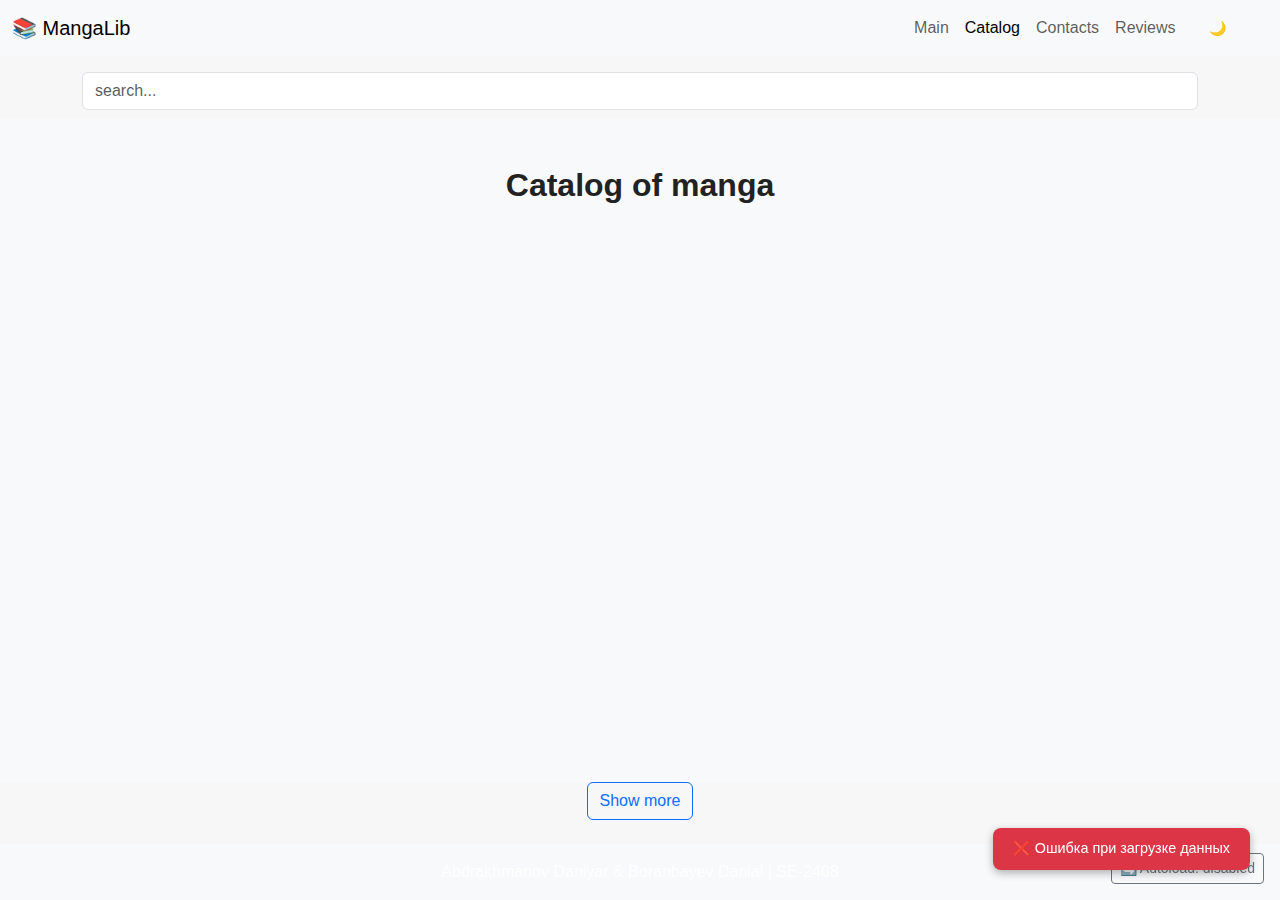
<file: catalog.html>
<!DOCTYPE html>
<html lang="ru">
  <head>
    <meta charset="UTF-8" />
    <title>MangaLib - Каталог</title>

    <!-- Bootstrap CSS -->
    <link
      href="https://cdn.jsdelivr.net/npm/bootstrap@5.3.3/dist/css/bootstrap.min.css"
      rel="stylesheet"
    />
    <script src="https://ajax.googleapis.com/ajax/libs/jquery/3.7.1/jquery.min.js"></script>
    <script defer src="js/jquery-setup.js"></script>
    <script defer src="js/jquery-search.js"></script>
    <link rel="stylesheet" href="style.css" />
  </head>

  <body class="d-flex flex-column min-vh-100">
    <!--  Navbar  -->
    <nav class="navbar navbar-expand-lg navbar-dark bg-dark">
      <div class="container-fluid">
        <a class="navbar-brand" href="#">📚 MangaLib</a>
        <button
          class="navbar-toggler"
          type="button"
          data-bs-toggle="collapse"
          data-bs-target="#navbarNav"
          aria-controls="navbarNav"
          aria-expanded="false"
          aria-label="Toggle navigation"
        >
          <span class="navbar-toggler-icon"></span>
        </button>

        <div class="collapse navbar-collapse" id="navbarNav">
          <ul class="navbar-nav ms-auto">
            <li class="nav-item">
              <a class="nav-link" href="index.html">Main</a>
            </li>
            <li class="nav-item">
              <a class="nav-link active" href="catalog.html">Catalog</a>
            </li>
            <li class="nav-item">
              <a class="nav-link" href="contact.html">Contacts</a>
            </li>
            <li class="nav-item">
              <a class="nav-link" href="reviews.html">Reviews</a>
            </li>
            <!-- <li class="nav-item">
              <a class="nav-link" href="faq.html">FAQ</a>
            </li> -->
          </ul>
        </div>

        <div class="d-flex align-items-center gap-2 ms-lg-3 mt-3 mt-lg-0">
          <!-- <label class="text-white-50 small mb-0" for="langSelect">Язык</label>
          <select id="langSelect" class="form-select form-select-sm w-auto">
            <option value="ru" selected>RU</option>
            <option value="en">EN</option>
            <option value="kz">KZ</option>
          </select> -->

          <!-- Dynamic Style Changes -->
          <button
            id="themeToggle"
            class="btn btn-outline-light btn-sm"
            type="button"
            aria-pressed="false"
          >
            🌙 Theme
          </button>
        </div>
      </div>
    </nav>

    <!--  Bootstrap Cards Section  -->
    <div class="container position-relative mt-3">
      <input
        id="searchInput"
        class="form-control mb-2"
        placeholder="search..."
      />
      <ul id="suggestions" class="list-group position-absolute w-100"></ul>
    </div>

    <main class="flex-grow-1 py-5 bg-light">
      <div class="container">
        <h2 class="text-center mb-4">Catalog of manga</h2>

        <div class="row row-cols-1 row-cols-md-2 row-cols-lg-3 g-4">
          <!-- <div class="col">
            <div class="card h-100 shadow-sm">
              <img
                src="https://simg.marwin.kz/media/catalog/product/cache/8d1771fdd19ec2393e47701ba45e606d/3/0/kisimoto_m_naruto_kniga_1.jpg"
                class="card-img-top"
                alt="Манга Наруто"
              />
              <div class="card-body">
                <h5 class="card-title">Naruto</h5>
                <p class="card-text">
                  История молодого ниндзя, мечтающего стать хокаге.
                </p>
              </div>
              <div class="card-footer text-center">
                <button class="btn btn-primary btn-sm">Читать</button>
              </div>
            </div>
          </div>

          <div class="col">
            <div class="card h-100 shadow-sm">
              <img
                src="https://comicvine.gamespot.com/a/uploads/scale_small/11158/111586527/9647758-1399421555-97840.jpg"
                class="card-img-top"
                alt="Манга One Piece"
              />
              <div class="card-body">
                <h5 class="card-title">One Piece</h5>
                <p class="card-text">
                  Путешествие пиратов за легендарным сокровищем.
                </p>
              </div>
              <div class="card-footer text-center">
                <button class="btn btn-primary btn-sm">Читать</button>
              </div>
            </div>
          </div>

          <div class="col">
            <div class="card h-100 shadow-sm">
              <img
                src="https://upload.wikimedia.org/wikipedia/en/7/72/Bleach_cover_01.jpg"
                class="card-img-top"
                alt="Манга Bleach"
              />
              <div class="card-body">
                <h5 class="card-title">Bleach</h5>
                <p class="card-text">
                  Парень получает силу синигами и борется с монстрами.
                </p>
              </div>
              <div class="card-footer text-center">
                <button class="btn btn-primary btn-sm">Читать</button>
              </div>
            </div>
          </div> -->
        </div>
      </div>
    </main>
    <div class="text-center mb-4">
      <button id="loadMore" class="btn btn-outline-primary">
        Show more
      </button>
    </div>
    <!--  Footer  -->
    <footer class="bg-dark text-white text-center py-3 mt-auto">
      Abdrakhmanov Daniyar &amp; Boranbayev Danial | SE-2408
    </footer>

    <!-- Bootstrap JS -->
    <script src="https://cdn.jsdelivr.net/npm/bootstrap@5.3.3/dist/js/bootstrap.bundle.min.js"></script>

    <script src="catalog.js"></script>
    <script src="index-features.js"></script>
    <script src="js/manga-api.js"></script>

  </body>
</html>
</file>
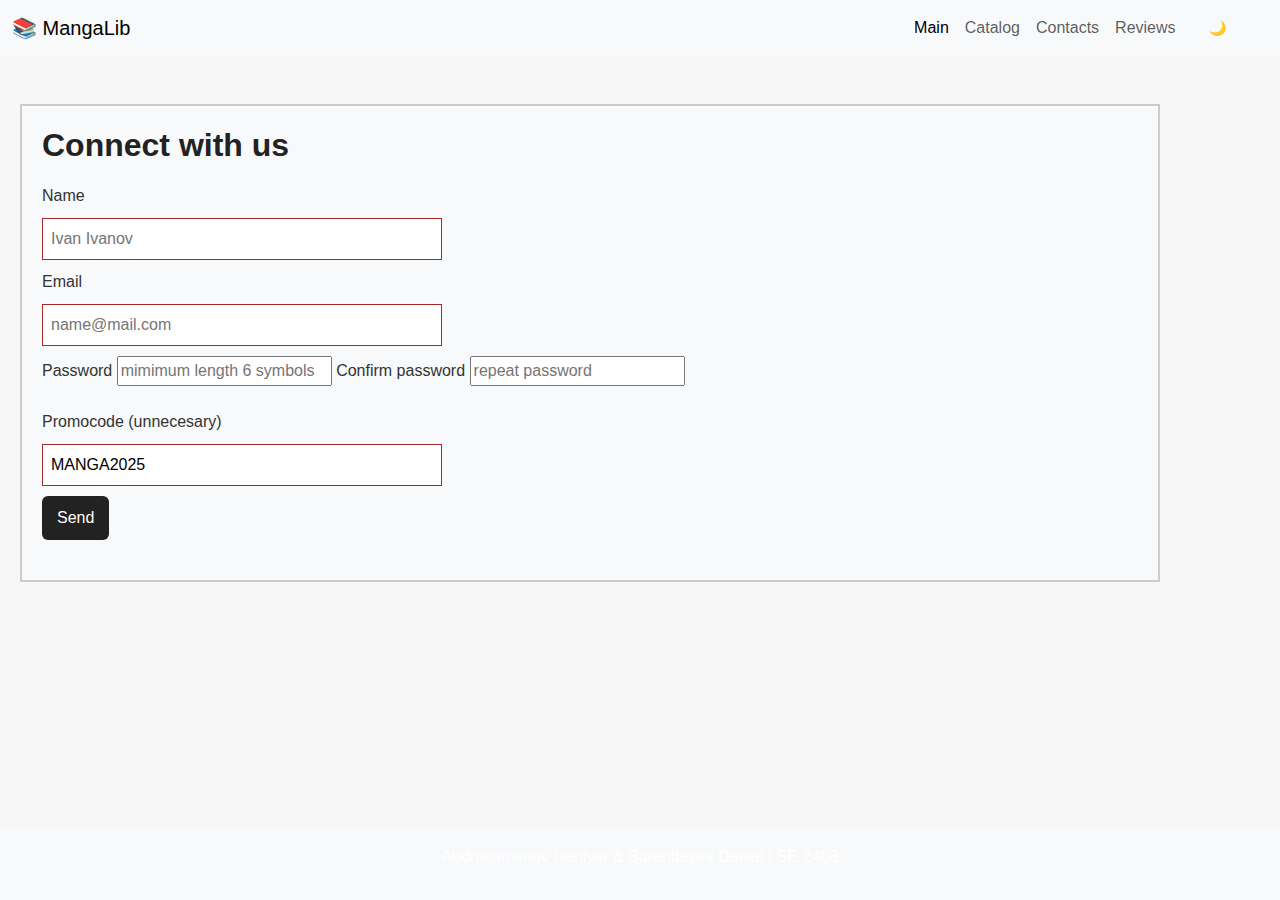
<file: contact.html>
<!DOCTYPE html>
<html lang="ru">
  <head>
    <meta charset="UTF-8" />
    <title>MangaLib - Контакты</title>
    <link
      href="https://cdn.jsdelivr.net/npm/bootstrap@5.3.3/dist/css/bootstrap.min.css"
      rel="stylesheet"
    />
    <script src="https://ajax.googleapis.com/ajax/libs/jquery/3.7.1/jquery.min.js"></script>
    <script defer src="js/jquery-setup.js"></script>
    <link rel="stylesheet" href="style.css" />
  </head>
  <body>
    <nav class="navbar navbar-expand-lg navbar-dark bg-dark">
      <div class="container-fluid">
        <a class="navbar-brand" href="#">📚 MangaLib</a>
        <button
          class="navbar-toggler"
          type="button"
          data-bs-toggle="collapse"
          data-bs-target="#navbarNav"
          aria-controls="navbarNav"
          aria-expanded="false"
          aria-label="Toggle navigation"
        >
          <span class="navbar-toggler-icon"></span>
        </button>

        <div class="collapse navbar-collapse" id="navbarNav">
          <ul class="navbar-nav ms-auto">
            <li class="nav-item">
              <a class="nav-link active" href="index.html">Main</a>
            </li>
            <li class="nav-item">
              <a class="nav-link" href="catalog.html">Catalog</a>
            </li>
            <li class="nav-item">
              <a class="nav-link" href="contact.html">Contacts</a>
            </li>
            <li class="nav-item">
              <a class="nav-link" href="reviews.html">Reviews</a>
            </li>
            <!-- <li class="nav-item">
              <a class="nav-link" href="faq.html">FAQ</a>
            </li> -->
          </ul>
        </div>

        <div class="d-flex align-items-center gap-2 ms-lg-3 mt-3 mt-lg-0">
          <!-- <label class="text-white-50 small mb-0" for="langSelect">Язык</label>
          <select id="langSelect" class="form-select form-select-sm w-auto">
            <option value="ru" selected>RU</option>
            <option value="en">EN</option>
            <option value="kz">KZ</option>
          </select> -->

          <!-- Dynamic Style Changes -->
          <button
            id="themeToggle"
            class="btn btn-outline-light btn-sm"
            type="button"
            aria-pressed="false"
          >
            🌙 Theme
          </button>
        </div>
      </div>
    </nav>

    <section class="contact-form container my-5">
      <h2>Connect with us</h2>
      <form id="contactForm" novalidate>
        <div class="form-error" style="display: none"></div>
        <div
          class="form-success"
          style="display: none; color: #137333; margin: 8px 0"
        ></div>

        <label>Name</label>
        <input type="text" id="name" placeholder="Ivan Ivanov" required />

        <label>Email</label>
        <input type="email" id="email" placeholder="name@mail.com" required />

        <label>Password</label>
        <input
          type="password"
          id="password"
          placeholder="mimimum length 6 symbols"
          required
        />

        <label>Confirm password</label>
        <input
          type="password"
          id="confirm"
          placeholder="repeat password"
          required
        />
        <br>
        <br>
        <label>Promocode (unnecesary)</label>
        <input
          type="text"
          id="promo"
          placeholder="enter..."
          value="MANGA2025"
        />

        <button type="submit">Send</button>
      </form>
    </section>

    <footer>
      <p>Abdrakhmanov Daniyar & Boranbayev Danial | SE-2408</p>
    </footer>
    <script src="https://cdn.jsdelivr.net/npm/bootstrap@5.3.3/dist/js/bootstrap.bundle.min.js"></script>

    <script src="script.js"></script>
    <script defer src="contact.js"></script>
    <script defer src="js/contact-jquery.js"></script>
    <script src="index-features.js"></script>
  </body>
</html>
</file>
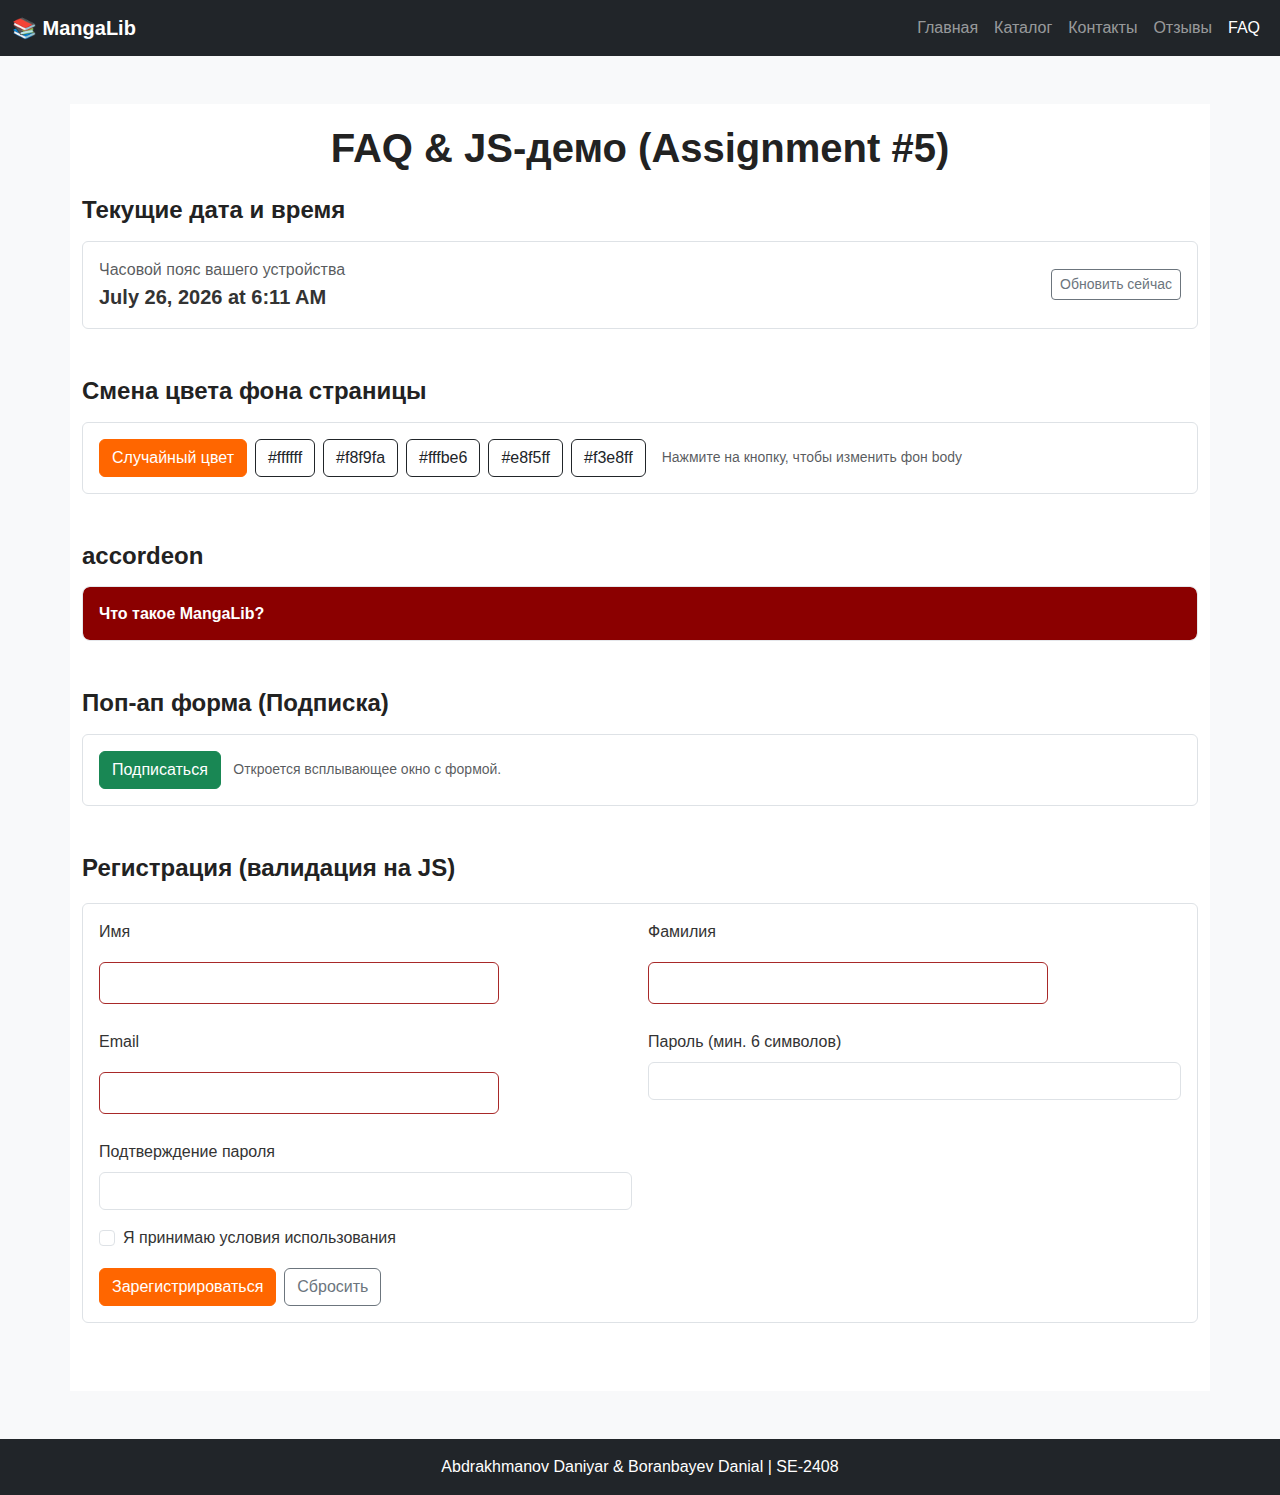
<file: faq.html>
<!DOCTYPE html>
<html lang="ru">
  <head>
    <meta charset="UTF-8" />
    <title>MangaLib - FAQ & JS Tasks</title>

    <link
      href="https://cdn.jsdelivr.net/npm/bootstrap@5.3.3/dist/css/bootstrap.min.css"
      rel="stylesheet"
    />
    <link rel="stylesheet" href="style.css" />

    <style>
      
    </style>
  </head>

  <body class="d-flex flex-column min-vh-100 bg-light">
    <!-- Navbar -->
    <nav class="navbar navbar-expand-lg navbar-dark bg-dark">
      <div class="container-fluid">
        <a class="navbar-brand fw-bold" href="#">📚 MangaLib</a>
        <button
          class="navbar-toggler"
          type="button"
          data-bs-toggle="collapse"
          data-bs-target="#navbarNav"
          aria-controls="navbarNav"
          aria-expanded="false"
          aria-label="Toggle navigation"
        >
          <span class="navbar-toggler-icon"></span>
        </button>

        <div class="collapse navbar-collapse" id="navbarNav">
          <ul class="navbar-nav ms-auto">
            <li class="nav-item">
              <a class="nav-link" href="index.html">Главная</a>
            </li>
            <li class="nav-item">
              <a class="nav-link" href="catalog.html">Каталог</a>
            </li>
            <li class="nav-item">
              <a class="nav-link" href="contact.html">Контакты</a>
            </li>
            <li class="nav-item">
              <a class="nav-link" href="reviews.html">Отзывы</a>
            </li>
            <li class="nav-item">
              <a class="nav-link active" href="faq.html">FAQ</a>
            </li>
          </ul>
        </div>
      </div>
    </nav>

    <main class="container my-5">
      <h1 class="fw-bold text-center mb-4">FAQ & JS-демо (Assignment #5)</h1>

      <!-- Task 5: Display Current Date and Time -->
      <section class="mb-5">
        <h2 class="h4 fw-bold mb-3">Текущие дата и время</h2>
        <div
          class="p-3 border rounded bg-white d-flex align-items-center justify-content-between"
        >
          <div>
            <div class="text-muted">Часовой пояс вашего устройства</div>
            <div id="clock" class="fs-5 fw-semibold">—</div>
          </div>
          <button id="btn-sync-time" class="btn btn-outline-secondary btn-sm">
            Обновить сейчас
          </button>
        </div>
      </section>

      <!-- Task 4: Change Background Color -->
      <section class="mb-5">
        <h2 class="h4 fw-bold mb-3">Смена цвета фона страницы</h2>
        <div
          class="p-3 border rounded bg-white d-flex flex-wrap gap-2 align-items-center"
        >
          <button id="btn-random-bg" class="btn btn-primary">
            Случайный цвет
          </button>
          <button class="btn btn-outline-dark color-pick" data-color="#ffffff">
            #ffffff
          </button>
          <button class="btn btn-outline-dark color-pick" data-color="#f8f9fa">
            #f8f9fa
          </button>
          <button class="btn btn-outline-dark color-pick" data-color="#fffbe6">
            #fffbe6
          </button>
          <button class="btn btn-outline-dark color-pick" data-color="#e8f5ff">
            #e8f5ff
          </button>
          <button class="btn btn-outline-dark color-pick" data-color="#f3e8ff">
            #f3e8ff
          </button>
          <small class="text-muted ms-2"
            >Нажмите на кнопку, чтобы изменить фон body</small
          >
        </div>
      </section>

      <!-- Task 2: Accordion -->
      <section class="mb-5">
        <h2 class="h4 fw-bold mb-3">accordeon</h2>
        <div id="faq-accordion" class="accordion-vjs d-grid gap-2">
          <div class="item">
            <button
              class="btn-toggle"
              type="button"
              style="background-color: darkred"
            >
              Что такое MangaLib?
            </button>
            <div class="content">
              <p class="mb-0">blablabla?</p>
              <p class="mb-0">lalalala.</p>

            </div>
            
          </div>
        </div>
      </section>

      <!-- Task 3: Popup Subscription / Contact -->
      <section class="mb-5">
        <h2 class="h4 fw-bold mb-3">Поп-ап форма (Подписка)</h2>
        <div class="p-3 border rounded bg-white">
          <button id="open-popup" class="btn btn-success">Подписаться</button>
          <small class="text-muted ms-2"
            >Откроется всплывающее окно с формой.</small
          >
        </div>

        <!-- Overlay & Popup -->
        <div
          id="overlay"
          class="overlay"
          aria-hidden="true"
          role="dialog"
          aria-modal="true"
        >
          <div class="popup">
            <button class="close-x" type="button" aria-label="Закрыть">
              &times;
            </button>
            <h3 class="mb-3">Подписка на обновления</h3>
            <form id="subscription-form" novalidate>
              <div class="mb-3">
                <label for="subEmail" class="form-label">Email</label>
                <input
                  type="email"
                  id="subEmail"
                  class="form-control"
                  required
                />
                <div class="error" data-for="subEmail"></div>
              </div>
              <div class="mb-3">
                <label for="subName" class="form-label"
                  >Имя (необязательно)</label
                >
                <input type="text" id="subName" class="form-control" />
              </div>
              <div class="d-flex gap-2">
                <button class="btn btn-primary" type="submit">Отправить</button>
                <button
                  class="btn btn-outline-secondary"
                  type="button"
                  id="close-popup"
                >
                  Закрыть
                </button>
              </div>
            </form>
          </div>
        </div>
      </section>

      <!-- Task 1: Form Validation (основная форма) -->
      <section class="mb-5">
        <h2 class="h4 fw-bold mb-3">Регистрация (валидация на JS)</h2>
        <form id="register-form" class="p-3 border rounded bg-white" novalidate>
          <div class="row g-3">
            <div class="col-md-6">
              <label class="form-label" for="firstName">Имя</label>
              <input type="text" id="firstName" class="form-control" required />
              <div class="error" data-for="firstName"></div>
            </div>
            <div class="col-md-6">
              <label class="form-label" for="lastName">Фамилия</label>
              <input type="text" id="lastName" class="form-control" required />
              <div class="error" data-for="lastName"></div>
            </div>
            <div class="col-md-6">
              <label class="form-label" for="email">Email</label>
              <input type="email" id="email" class="form-control" required />
              <div class="error" data-for="email"></div>
            </div>
            <div class="col-md-6">
              <label class="form-label" for="password"
                >Пароль (мин. 6 символов)</label
              >
              <input
                type="password"
                id="password"
                class="form-control"
                minlength="6"
                required
              />
              <div class="error" data-for="password"></div>
            </div>
            <div class="col-md-6">
              <label class="form-label" for="confirm"
                >Подтверждение пароля</label
              >
              <input
                type="password"
                id="confirm"
                class="form-control"
                required
              />
              <div class="error" data-for="confirm"></div>
            </div>
            <div class="col-12">
              <div class="form-check">
                <input
                  class="form-check-input"
                  type="checkbox"
                  id="terms"
                  required
                />
                <label class="form-check-label" for="terms">
                  Я принимаю условия использования
                </label>
              </div>
              <div class="error" data-for="terms"></div>
            </div>
          </div>
          <div class="mt-3 d-flex gap-2">
            <button class="btn btn-primary" type="submit">
              Зарегистрироваться
            </button>
            <button class="btn btn-outline-secondary" type="reset">
              Сбросить
            </button>
          </div>
        </form>
      </section>
    </main>

    <!-- Footer -->
    <footer class="bg-dark text-white text-center py-3 mt-auto">
      Abdrakhmanov Daniyar &amp; Boranbayev Danial | SE-2408
    </footer>

    <script src="https://cdn.jsdelivr.net/npm/bootstrap@5.3.3/dist/js/bootstrap.bundle.min.js"></script>
    <script src="script.js"></script>
  </body>
</html>
</file>
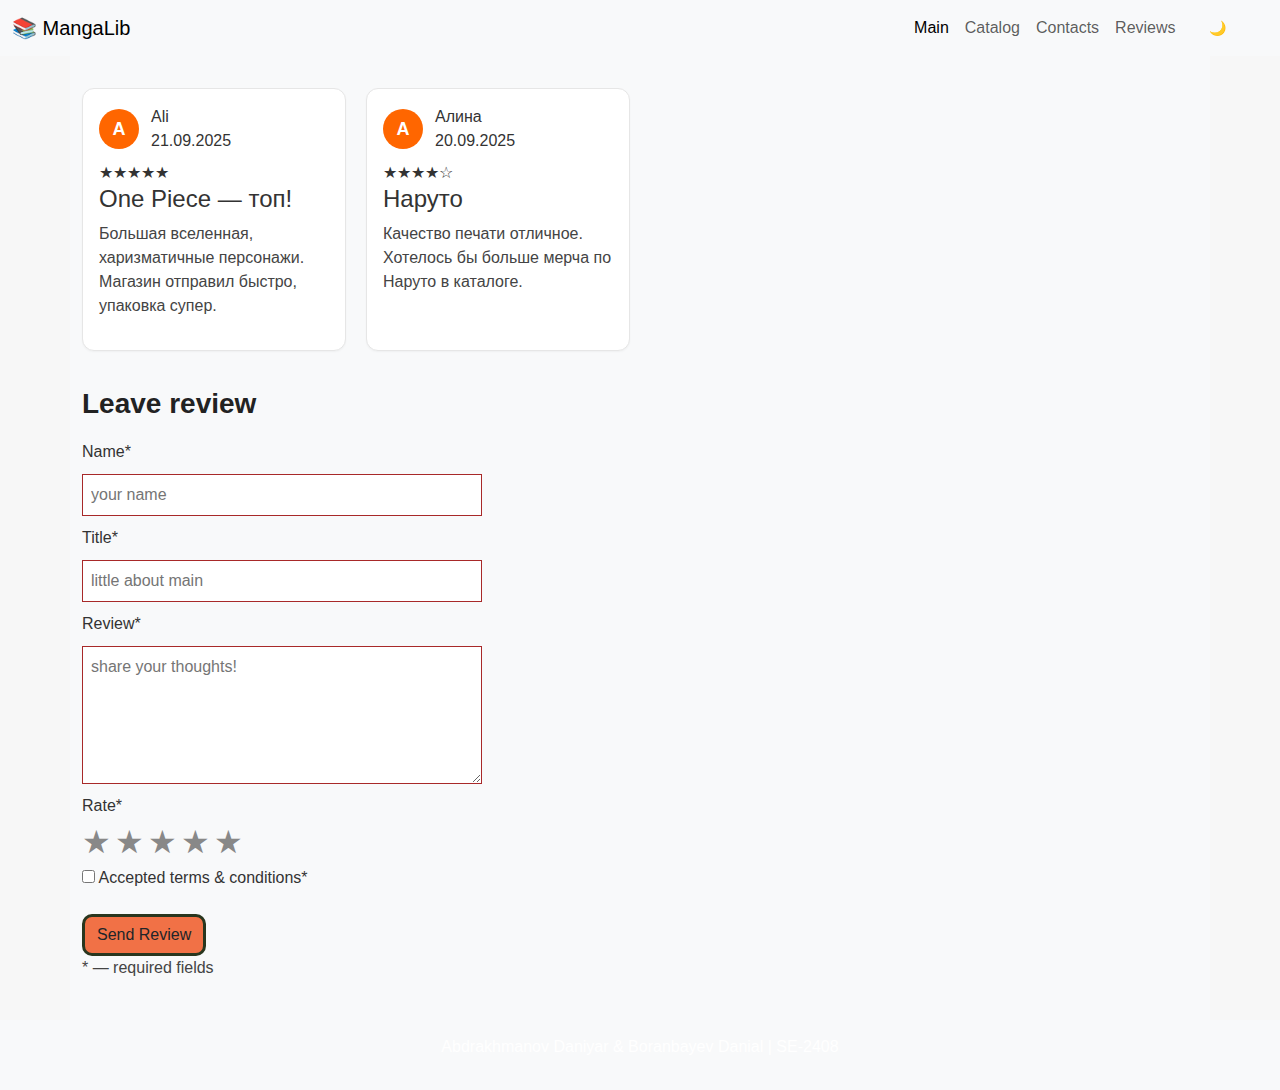
<file: reviews.html>
<!DOCTYPE html>
<html lang="ru">
  <head>
    <meta charset="UTF-8" />
    <title>MangaLib - Reviews</title>
    <link
      href="https://cdn.jsdelivr.net/npm/bootstrap@5.3.3/dist/css/bootstrap.min.css"
      rel="stylesheet"
    />
    <script src="https://ajax.googleapis.com/ajax/libs/jquery/3.7.1/jquery.min.js"></script>
    <script defer src="js/jquery-setup.js"></script>
    <style>
      .stars-input {
        display: flex;
        flex-direction: row-reverse;
        justify-content: flex-start;
      }

      .stars-input input {
        display: none;
      }

      .stars-input label {
        font-size: 2rem;
        color: #ccc;
        cursor: pointer;
        transition: color 0.2s;
      }

      /* При наведении */
      .stars-input label:hover,
      .stars-input label:hover ~ label {
        color: gold;
      }

      /* При выборе */
      .stars-input input:checked ~ label {
        color: gold;
      }
    </style>
    <link rel="stylesheet" href="style.css" />
  </head>
  <body>
    <nav class="navbar navbar-expand-lg navbar-dark bg-dark">
      <div class="container-fluid">
        <a class="navbar-brand" href="#">📚 MangaLib</a>
        <button
          class="navbar-toggler"
          type="button"
          data-bs-toggle="collapse"
          data-bs-target="#navbarNav"
          aria-controls="navbarNav"
          aria-expanded="false"
          aria-label="Toggle navigation"
        >
          <span class="navbar-toggler-icon"></span>
        </button>

        <div class="collapse navbar-collapse" id="navbarNav">
          <ul class="navbar-nav ms-auto">
            <li class="nav-item">
              <a class="nav-link active" href="index.html">Main</a>
            </li>
            <li class="nav-item">
              <a class="nav-link" href="catalog.html">Catalog</a>
            </li>
            <li class="nav-item">
              <a class="nav-link" href="contact.html">Contacts</a>
            </li>
            <li class="nav-item">
              <a class="nav-link" href="reviews.html">Reviews</a>
            </li>
            <!-- <li class="nav-item">
              <a class="nav-link" href="faq.html">FAQ</a>
            </li> -->
          </ul>
        </div>

        <div class="d-flex align-items-center gap-2 ms-lg-3 mt-3 mt-lg-0">
          <!-- <label class="text-white-50 small mb-0" for="langSelect">Язык</label> -->
          <!-- <select id="langSelect" class="form-select form-select-sm w-auto">
            <option value="ru" selected>RU</option>
            <option value="en">EN</option>
            <option value="kz">KZ</option>
          </select> -->

          <!-- Dynamic Style Changes -->
          <button
            id="themeToggle"
            class="btn btn-outline-light btn-sm"
            type="button"
            aria-pressed="false"
          >
            🌙 Тема
          </button>
        </div>
      </div>
    </nav>


    <main class="container">
      <section aria-labelledby="reviews-heading">
        <h3 id="reviews-heading" class="visually-hidden">Reviews list</h3>
        <div id="reviews" class="reviews-grid">
          <article class="review-card" aria-label="Отзыв пользователя Али">
            <div class="review-card__head">
              <div class="review-card__avatar" aria-hidden="true">A</div>
              <div>
                <div class="review-card__name">Ali</div>
                <time class="review-card__date" datetime="2025-09-21"
                  >21.09.2025</time
                >
              </div>
            </div>
            <div
              class="review-card__stars"
              aria-label="Оценка 5 из 5"
              role="img"
            >
              ★★★★★
            </div>
            <h4 class="review-card__title">One Piece — топ!</h4>
            <p class="review-card__text">
              Большая вселенная, харизматичные персонажи. Магазин отправил
              быстро, упаковка супер.
            </p>
          </article>

          <article class="review-card" aria-label="Отзыв пользователя Алина">
            <div class="review-card__head">
              <div class="review-card__avatar" aria-hidden="true">А</div>
              <div>
                <div class="review-card__name">Алина</div>
                <time class="review-card__date" datetime="2025-09-20"
                  >20.09.2025</time
                >
              </div>
            </div>
            <div
              class="review-card__stars"
              aria-label="Оценка 4 из 5"
              role="img"
            >
              ★★★★☆
            </div>
            <h4 class="review-card__title">Наруто</h4>
            <p class="review-card__text">
              Качество печати отличное. Хотелось бы больше мерча по Наруто в
              каталоге.
            </p>
          </article>
        </div>
      </section>

      <section class="review-form__wrap" aria-labelledby="form-heading">
        <h3 id="form-heading">Leave review</h3>
        <form id="reviewForm" class="review-form" novalidate>
          <div class="form-row">
            <label for="name">Name*</label>
            <input
              id="name"
              name="name"
              type="text"
              required
              maxlength="40"
              placeholder="your name"
            />
            <div class="field-hint" data-for="name"></div>
          </div>

          <div class="form-row">
            <label for="title">Title*</label>
            <input
              id="title"
              name="title"
              type="text"
              required
              maxlength="80"
              placeholder="little about main"
            />
            <div class="field-hint" data-for="title"></div>
          </div>

          <div class="form-row">
            <label for="text">Review*</label>
            <textarea
              id="text"
              name="text"
              required
              rows="5"
              maxlength="800"
              placeholder="share your thoughts!"
            ></textarea>
            <div class="field-hint" data-for="text"></div>
          </div>

          <div class="form-row">
            <span class="label">Rate*</span>
            <div
              class="stars-input"
              role="radiogroup"
              aria-label="choose rate"
            >
              <input type="radio" id="rate5" name="rating" value="5" required />
              <label for="rate5" title="5">★</label>
              <input type="radio" id="rate4" name="rating" value="4" />
              <label for="rate4" title="4">★</label>
              <input type="radio" id="rate3" name="rating" value="3" />
              <label for="rate3" title="3">★</label>
              <input type="radio" id="rate2" name="rating" value="2" />
              <label for="rate2" title="2">★</label>
              <input type="radio" id="rate1" name="rating" value="1" />
              <label for="rate1" title="1">★</label>
            </div>
            <div class="field-hint" data-for="rating"></div>
          </div>

          <div class="form-row checkbox-row">
            <label>
              <input type="checkbox" id="consent" required />
              Accepted terms & conditions*
            </label>
            <div class="field-hint" data-for="consent"></div>
            <br>
          </div>

          <button class="btn" type="submit" style="border-radius: 10px; border:rgb(41, 54, 30) solid; background-color: rgb(241, 113, 70);">Send Review</button>
          <br>
          <p class="form-note">* — required fields</p>
        </form>
      </section>
    </main>

    <footer>
      <p>Abdrakhmanov Daniyar & Boranbayev Danial | SE-2408</p>
    </footer>

    <script src="https://cdn.jsdelivr.net/npm/bootstrap@5.3.3/dist/js/bootstrap.bundle.min.js"></script>
    <script src="index-features.js"></script>
    <script>
      $(function () {
        // Подсветка звёзд при наведении и клике
        $(".stars-input label").on("mouseenter", function () {
          const index = $(this).index() / 2; // из-за label+input
          $(".stars-input label").removeClass("hovered");
          $(this).addClass("hovered");
          $(this).nextAll("label").addClass("hovered");
        });

        $(".stars-input").on("mouseleave", function () {
          $(".stars-input label").removeClass("hovered");
        });

        // При клике фиксируем звёзды
        $(".stars-input input").on("change", function () {
          const val = $(this).val();
          $(".stars-input label").removeClass("selected");
          $(`#rate${val}`).nextAll("label").addBack().addClass("selected");
        });

        // === Обработка формы ===
        const reviewForm = $("#reviewForm");
        const reviewsList = $("#reviews");

        // Загрузка сохранённых отзывов
        const savedReviews = JSON.parse(
          localStorage.getItem("reviews") || "[]"
        );
        savedReviews.forEach(renderReview);

        reviewForm.on("submit", function (e) {
          e.preventDefault();

          const name = $("#name").val().trim();
          const title = $("#title").val().trim();
          const text = $("#text").val().trim();
          const rating = $("input[name='rating']:checked").val();
          const consent = $("#consent").is(":checked");

          if (!name || !title || !text || !rating || !consent) {
            alert("Пожалуйста, заполните все обязательные поля!");
            return;
          }

          const review = {
            name,
            title,
            text,
            rating: parseInt(rating),
            date: new Date().toISOString().split("T")[0],
          };

          renderReview(review);
          savedReviews.push(review);
          localStorage.setItem("reviews", JSON.stringify(savedReviews));

          this.reset();
          $(".stars-input label").removeClass("selected");
        });

        function renderReview({ name, title, text, rating, date }) {
          const stars = "★★★★★".slice(0, rating) + "☆☆☆☆☆".slice(0, 5 - rating);
          const shortDate = date.split("-").reverse().join(".");

          const reviewHtml = `
      <article class="review-card">
        <div class="review-card__head">
          <div class="review-card__avatar">${name.charAt(0)}</div>
          <div>
            <div class="review-card__name">${name}</div>
            <time class="review-card__date" datetime="${date}">${shortDate}</time>
          </div>
        </div>
        <div class="review-card__stars">${stars}</div>
        <h4 class="review-card__title">${title}</h4>
        <p class="review-card__text">${text}</p>
      </article>
    `;
          reviewsList.prepend(reviewHtml);
        }
      });
    </script>
  </body>
</html>
</file>
<file: style.css>
.accordion-vjs .item {
  border: 1px solid #e5e7eb;
  border-radius: 0.5rem;
  background: #fff;
  overflow: hidden;
}
.accordion-vjs .btn-toggle {
  width: 100%;
  text-align: left;
  padding: 0.9rem 1rem;
  background: #f8f9fa;
  border: 0;
  font-weight: 600;
  cursor: pointer;
}
.accordion-vjs .content {
  max-height: 0;
  overflow: hidden;
  transition: max-height 300ms ease, padding 300ms ease, opacity 250ms ease;
  padding: 0 1rem;
  opacity: 0;
  background: #fff;
}
.accordion-vjs .item.open .content {
  padding: 0.75rem 1rem 1rem;
  opacity: 1;
}

.overlay {
  position: fixed;
  inset: 0;
  background: rgba(0, 0, 0, 0.6);
  display: none;
  align-items: center;
  justify-content: center;
  z-index: 1050;
}
.overlay.show {
  display: flex;
}
.popup {
  width: min(520px, 92vw);
  background: #fff;
  border-radius: 0.75rem;
  box-shadow: 0 20px 40px rgba(0, 0, 0, 0.25);
  padding: 1.25rem;
  position: relative;
}
.popup .close-x {
  position: absolute;
  right: 10px;
  top: 10px;
  border: 0;
  background: transparent;
  font-size: 1.5rem;
  line-height: 1;
  cursor: pointer;
}

.error {
  color: #dc3545;
  font-size: 0.9rem;
}

#clock {
  font-variant-numeric: tabular-nums;
}
.accordion-vjs .item.open .content {
  max-height: 500px;
  padding: 0.75rem 1rem 1rem;
  opacity: 1;
}
body {
  width: 100%;
  min-height: 100vh;
  font-family: Arial, sans-serif;
  margin: 0;
  background-color: #f7f7f7;
  color: #333;
  display: flex;
  flex-direction: column;
}
main {
  flex: 1;
}
h1,
h2 {
  color: #222;
  margin-top: 0;
}
.header-section {
  color: rgb(163, 146, 114);
  text-align: center;
  margin-top: 10px;
}
a {
  text-decoration: none;
}

/* Flexbox Header */
header {
  grid-area: header;
  display: flex;
  justify-content: space-between;
  align-items: center;
  background-color: #111;
  background-image: url("images/banner.jpg");
  background-size: cover;
  background-position: center;
  color: #fff;
  padding: 15px 25px;
}

.logo {
  font-size: 1.4em;
  font-weight: bold;
}

.main-nav {
  display: flex;
  gap: 20px;
}

.main-nav a {
  color: white;
  padding: 6px 10px;
  border-radius: 6px;
  transition: 0.3s;
}

.main-nav a:hover {
  background: #ff6600;
}

/* Intro (главная страница) */
.intro {
  border: 2px solid #ccc;
  margin: 20px;
  padding: 20px;
  background-color: #fff;
  text-align: center;
}

.highlighted-text {
  font-weight: bold;
  color: #cc0000;
}

.rounded-img {
  width: 200px;
  height: 200px;
  border-radius: 50%;
  margin-top: 15px;
}
.features h2 {
  text-align: center;
  margin-top: 40px;
}

/* Flexbox Cards (Каталог) */
.catalog {
  display: flex;
  flex-wrap: wrap;
  justify-content: center;
  gap: 20px;
  margin: 20px;
}

.manga-card {
  width: 250px;
  display: flex;
  flex-direction: column;
  justify-content: space-between;
  border: 1px solid #ddd;
  border-radius: 10px;
  background: #fafafa;
  padding: 10px;
  transition: transform 0.3s, box-shadow 0.3s;
}

.manga-card:hover {
  transform: translateY(-5px);
  box-shadow: 0 6px 12px rgba(0, 0, 0, 0.15);
}

.manga-card img {
  width: 100%;
  height: 250px;
  object-fit: cover;
  border-radius: 8px;
}

.manga-card h3 {
  margin: 10px 0 5px;
  font-size: 18px;
  text-align: center;
}

.manga-card p {
  font-size: 14px;
  color: #555;
  text-align: center;
}

/* Grid Layout (структура страницы) */
.page-layout {
  display: grid;
  grid-template-areas:
    "header header"
    "sidebar main";
  grid-template-columns: 220px 1fr;
  grid-template-rows: auto 1fr auto;
  min-height: 100vh;
}

aside {
  grid-area: sidebar;
  background: #f0f0f0;
  padding: 15px;
}

main {
  grid-area: main;
  padding: 20px;
  background: #fff;
}

footer {
  margin-top: auto;
  background-color: #111;
  color: white;
  text-align: center;
  padding: 15px;
}

.gallery {
  display: grid;
  grid-template-columns: repeat(auto-fill, minmax(200px, 1fr));
  gap: 15px;
  margin: 20px;
}

.gallery-item {
  position: relative;
  overflow: hidden;
  border-radius: 8px;
}

.gallery-item img {
  width: 100%;
  height: 200px;
  object-fit: cover;
  display: block;
  transition: transform 0.3s;
}

.gallery-item:hover img {
  transform: scale(1.05);
}

.gallery-item span {
  position: absolute;
  bottom: 0;
  left: 0;
  right: 0;
  background: rgba(0, 0, 0, 0.6);
  color: #fff;
  text-align: center;
  padding: 8px;
  opacity: 0;
  transition: opacity 0.3s;
}

.gallery-item:hover span {
  opacity: 1;
}

.contact-form {
  border: 2px solid #ccc;
  margin: 20px;
  padding: 20px;
  background-color: #fff;
}

form {
  margin: 20px 0;
}

input[type="text"],
input[type="email"],
textarea {
  display: block;
  margin: 10px 0;
  padding: 8px;
  width: 100%;
  max-width: 400px;
  border: 1px solid #a82929;
}

button {
  background-color: #222;
  color: #fff;
  padding: 10px 15px;
  border: none;
  cursor: pointer;
  transition: background-color 0.3s;
  border-radius: 6px;
}

button:hover {
  background-color: #ff6600;
}

.reviews-grid {
  display: grid;
  grid-template-columns: repeat(auto-fill, minmax(260px, 1fr));
  gap: 20px;
  margin: 12px 0 36px;
}

.review-card {
  background: #fff;
  border: 1px solid #e6e6e6;
  border-radius: 12px;
  padding: 16px;
  box-shadow: 0 1px 2px rgba(0, 0, 0, 0.04);
}

.review-card__head {
  display: flex;
  align-items: center;
  gap: 12px;
  margin-bottom: 8px;
}

.review-card__avatar {
  background: #ff6600;
  color: #fff;
  font-weight: bold;
  font-size: 18px;
  width: 40px;
  height: 40px;
  border-radius: 50%;
  display: flex;
  align-items: center;
  justify-content: center;
}
/* === СТИЛИ ЗВЁЗД === */
.stars-input {
  display: flex;
  flex-direction: row-reverse;
  justify-content: flex-end;
  gap: 4px;
}

.stars-input input {
  display: none;
}

.stars-input label {
  font-size: 2rem;
  cursor: pointer;
  transition: color 0.2s;
  color: #888; /* базовый цвет для всех тем */
}

/* Подсветка при наведении */
.stars-input label:hover,
.stars-input label:hover ~ label {
  color: #ffcc00 !important;
}

/* Когда выбрано (checked) */
.stars-input input:checked ~ label {
  color: #ffcc00 !important;
}

/* Если тёмная тема добавляет фильтры или переопределения */
body.dark-mode .stars-input label {
  color: #777 !important;
}

body.dark-mode .stars-input input:checked ~ label,
body.dark-mode .stars-input label:hover,
body.dark-mode .stars-input label:hover ~ label {
  color: #ffcc00 !important;
}


@media (max-width: 768px) {
  .page-layout {
    grid-template-areas:
      "header"
      "main"
      "sidebar";
    grid-template-columns: 1fr;
  }

  .main-nav {
    flex-direction: column;
    gap: 10px;
  }
}

/* === BOOTSTRAP-INTEGRATION STYLES (для index.html и catalog.html) === */

/*  Карусель  */
.carousel {
  max-height: 480px;
  max-width: 500px;
  overflow: hidden;
  align-self: center;
  border-bottom: 3px solid #ff6600;
}

.carousel-inner {
  height: 480px;
}
.carousel-item,
.carousel-item img {
  height: 100%;
}
.carousel-item img {
  width: 100%;
  object-fit: cover;
}

@media (max-width: 768px) {
  .carousel img {
    height: 300px;
  }
}

/*  Bootstrap контейнеры и заголовки  */
.container h2,
.container h3 {
  color: #222;
  font-weight: 600;
}

.container p {
  color: #444;
}

/*  Bootstrap Cards  */
.card {
  border: 1px solid #ddd;
  border-radius: 10px;
  transition: transform 0.3s, box-shadow 0.3s;
}

.card:hover {
  transform: translateY(-5px);
  box-shadow: 0 4px 10px rgba(0, 0, 0, 0.15);
}

.card-title {
  color: #222;
}

.card-footer {
  background-color: #fff;
}

/*  Кнопки Bootstrap  */
.btn-primary {
  background-color: #ff6600;
  border-color: #ff6600;
}

.btn-primary:hover {
  background-color: #cc5200;
  border-color: #cc5200;
}

/*  Галерея Bootstrap (index)  */
.gallery img,
.gallery .img-fluid {
  transition: transform 0.3s ease, box-shadow 0.3s ease;
  border-radius: 8px;
}

.gallery img:hover,
.gallery .img-fluid:hover {
  transform: scale(1.05);
  box-shadow: 0 4px 10px rgba(0, 0, 0, 0.2);
}

/*  Footer  */
footer {
  background-color: #111;
  color: #fff;
  text-align: center;
  padding: 15px;
  margin-top: auto;
}

/*  Адаптивная типографика для Bootstrap страниц  */
h2 {
  font-size: 2rem;
}

p {
  font-size: 1rem;
}

/* Тёмная тема */
.theme-dark {
  --bs-body-bg: #0f1115;
  --bs-body-color: #e9eaee;
  background-color: var(--bs-body-bg) !important;
  color: var(--bs-body-color) !important;
}
.theme-dark .navbar.bg-dark {
  background-color: #0b0d12 !important;
}
.theme-dark .card {
  background-color: #171a21;
  color: #e9eaee;
}

/* Анимации появления */
.animate-in {
  opacity: 0;
  transform: translateY(12px);
}
.animate-in.show {
  opacity: 1;
  transform: none;
  transition: 400ms ease;
}

.card {
  transition: transform 0.25s ease, box-shadow 0.25s ease;
}
.card:hover {
  box-shadow: 0 0.5rem 1rem rgba(0, 0, 0, 0.15);
}

/* плавное появление новых карточек */
.animate-in {
  opacity: 0;
  transform: translateY(12px);
}
.animate-in.appear {
  opacity: 1;
  transform: none;
  transition: opacity 0.4s ease, transform 0.4s ease;
}
.toast-msg {
  position: fixed;
  bottom: 20px;
  right: 20px;
  background: #198754;
  color: #fff;
  padding: 10px 20px;
  border-radius: 8px;
  display: none;
}
.stats-section {
  background: linear-gradient(180deg, #fff, #f8f9fa);
}
.count-num {
  color: #0d6efd;
  font-size: 2.5rem;
  font-weight: bold;
}
.toast-msg {
  position: fixed;
  bottom: 30px;
  right: 30px;
  background: #198754;
  color: white;
  padding: 10px 20px;
  border-radius: 8px;
  box-shadow: 0 3px 8px rgba(0, 0, 0, 0.3);
  display: none;
  z-index: 9999;
}
.toast-msg.error {
  background: #dc3545;
}

/* Добавьте эти стили в ваш style.css */

/* Темная тема */
body.theme-dark {
  background-color: #1a1a1a !important;
  color: #e0e0e0 !important;
}

body.theme-dark main,
body.theme-dark section {
  background-color: #1a1a1a !important;
  color: #e0e0e0 !important;
}

body.theme-dark .bg-light {
  background-color: #2b2b2b !important;
}

body.theme-dark .card {
  background-color: #2b2b2b !important;
  color: #e0e0e0 !important;
  border-color: #444 !important;
}

body.theme-dark .card-body,
body.theme-dark .card-footer {
  background-color: #2b2b2b !important;
  color: #e0e0e0 !important;
}

body.theme-dark .form-control,
body.theme-dark .form-select,
body.theme-dark input,
body.theme-dark textarea,
body.theme-dark select {
  background-color: #2b2b2b !important;
  color: #e0e0e0 !important;
  border-color: #444 !important;
}

body.theme-dark .form-control::placeholder,
body.theme-dark input::placeholder,
body.theme-dark textarea::placeholder {
  color: #888 !important;
}

body.theme-dark .form-control:focus,
body.theme-dark .form-select:focus,
body.theme-dark input:focus,
body.theme-dark textarea:focus {
  background-color: #333 !important;
  color: #e0e0e0 !important;
  border-color: #666 !important;
}

body.theme-dark h1,
body.theme-dark h2,
body.theme-dark h3,
body.theme-dark h4,
body.theme-dark h5,
body.theme-dark h6 {
  color: #e0e0e0 !important;
}

body.theme-dark p,
body.theme-dark label,
body.theme-dark .text-muted {
  color: #b0b0b0 !important;
}

body.theme-dark .contact-form,
body.theme-dark .review-form__wrap {
  background-color: #2b2b2b !important;
  padding: 2rem;
  border-radius: 8px;
}

body.theme-dark .review-card {
  background-color: #2b2b2b !important;
  color: #e0e0e0 !important;
  border-color: #444 !important;
}

body.theme-dark .popup {
  background-color: #2b2b2b !important;
  color: #e0e0e0 !important;
}

body.theme-dark .accordion-vjs .content {
  background-color: #2b2b2b !important;
  color: #e0e0e0 !important;
}

body.theme-dark .btn-primary {
  background-color: #0d6efd !important;
  border-color: #0d6efd !important;
}

body.theme-dark .btn-outline-primary {
  color: #6ea8fe !important;
  border-color: #6ea8fe !important;
}

body.theme-dark .btn-outline-primary:hover {
  background-color: #6ea8fe !important;
  color: #000 !important;
}

body.theme-dark .border {
  border-color: #444 !important;
}

body.theme-dark .stats-section {
  background-color: #2b2b2b !important;
  color: #e0e0e0 !important;
}

/* Плавный переход между темами */
body,
main,
section,
.card,
.form-control,
input,
textarea,
select,
.btn {
  transition: background-color 0.3s ease, color 0.3s ease,
    border-color 0.3s ease;
}

#scrollBar {
  position: fixed;
  top: 0;
  left: 0;
  height: 5px;
  background: linear-gradient(90deg, #0d6efd, #6610f2);
  width: 0%;
  z-index: 9999;
}

.form-error {
  color: #030303;
  background-color: #ed9ea9;
  padding: 10px;
  border-radius: 4px;
  margin-bottom: 15px;
  border-left: 4px solid #d32f2f;
}

input.error {
  border-color: #d32f2f !important;
  background-color: #fff5f5;
}

.form-success {
  color: #21b653;
  background-color: #98d7aa;
  padding: 10px;
  border-radius: 4px;
  margin-bottom: 15px;
  border-left: 4px solid #137333;
}

mark {
  background-color: #ffeb3b;
  color: #000;
  padding: 2px 4px;
  border-radius: 3px;
  font-weight: 600;
  animation: highlight-fade 0.3s ease-in-out;
}
/* Элементы списка */
#suggestions li {
  padding: 14px 20px;
  cursor: pointer;
  border: none;
  border-bottom: 1px solid #f0f0f0;
  transition: all 0.2s ease;
  display: flex;
  align-items: center;
  gap: 12px;
}






/* Адаптив */
@media (max-width: 768px) {
  #searchInput {
    font-size: 14px;
    padding: 12px 16px;
  }
  
  #suggestions li {
    padding: 12px 16px;
    font-size: 14px;
  }
  
  #suggestions li::before {
    font-size: 18px;
  }
}

@keyframes highlight-fade {
  from {
    background-color: #ffd700;
  }
  to {
    background-color: #ffeb3b;
  }
}

/* Для темной темы */
.dark-mode mark {
  background-color: #ff6f00;
  color: #fff;
}

/* Make stats-section follow the theme: when the body has .theme-dark,
   override the light gradient so the section appears dark instead of white.
   This ensures sections that were hard-coded with bg-white or have a
   specific .stats-section background become dark in dark mode. */
.theme-dark .stats-section {
  background: linear-gradient(180deg, #121315 0%, #1f1f23 100%) !important;
  color: #e6e6e6;
}

.theme-dark .stats-section .count-num {
  color: #66b0ff; /* lighter accent for counters on dark bg */
}

/* Подсветка в автокомплите */
#suggestions li mark {
  background-color: #4caf50;
  color: white;
}

@media (max-width: 768px) {
  h2 {
    font-size: 1.6rem;
  }
  p {
    font-size: 0.9rem;
  }
}

@media (max-width: 480px) {
  h2 {
    font-size: 1.3rem;
  }
  p {
    font-size: 0.85rem;
  }
}
</file>
